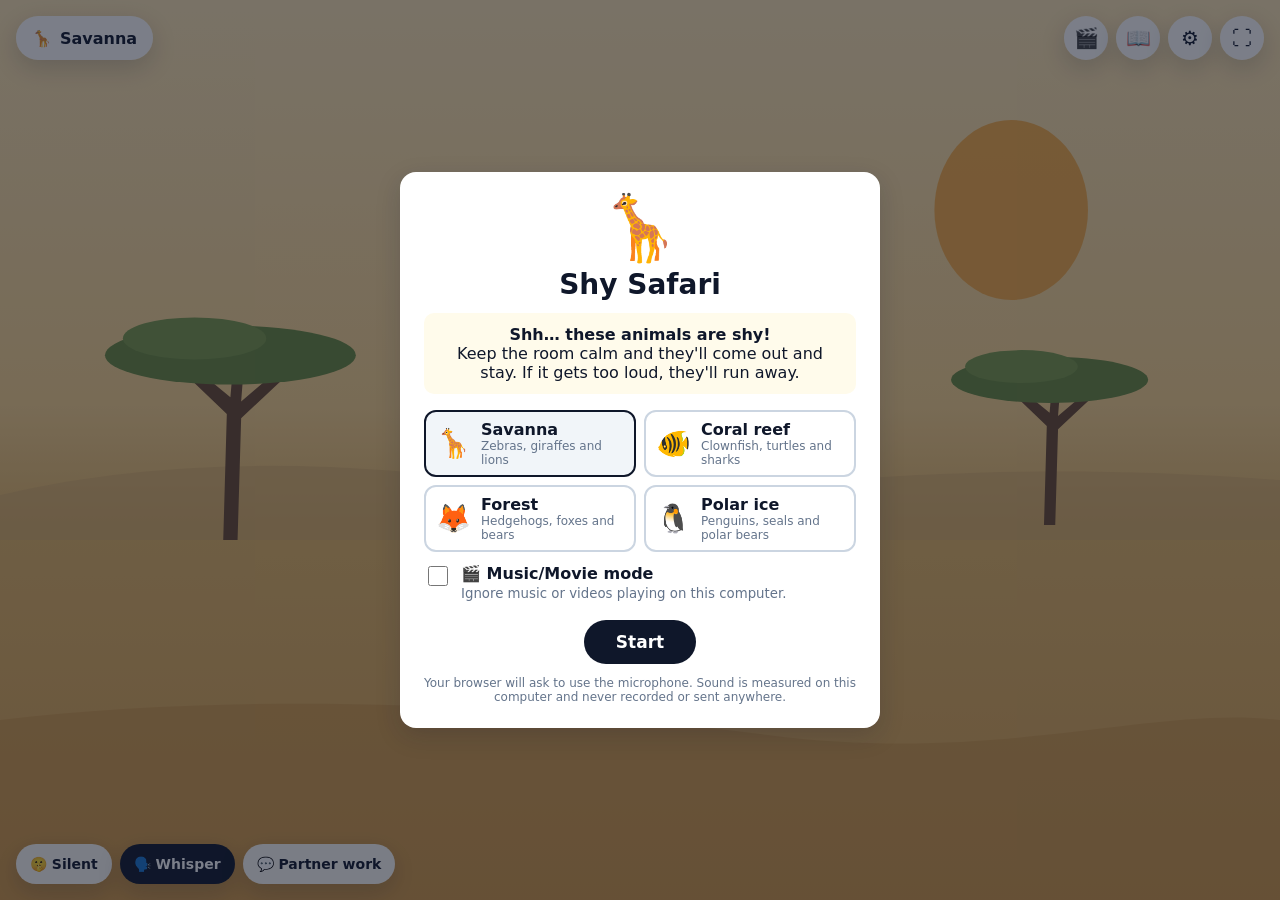
<file: shy-safari/index.html>
<!doctype html>
<html lang="en">
  <head>
    <meta charset="utf-8" />
    <meta name="viewport" content="width=device-width, initial-scale=1, viewport-fit=cover" />
    <title>Shy Safari</title>
    <meta
      name="description"
      content="A classroom noise monitor for the projector. Shy animals come out while the room stays calm. Music/Movie mode ignores what the computer is playing."
    />
    <link rel="icon" href="data:image/svg+xml,<svg xmlns='http://www.w3.org/2000/svg' viewBox='0 0 100 100'><text y='.9em' font-size='90'>🦒</text></svg>" />
    <link rel="stylesheet" href="./style.css" />
  </head>
  <body>
    <main id="app" data-scene="savanna">
      <div id="backdrop" aria-hidden="true"></div>
      <div id="stage" aria-live="polite"></div>
      <div id="haze" aria-hidden="true"></div>

      <!-- Top bar -->
      <div class="bar top">
        <div class="group">
          <button class="pill brand" id="sceneBtn" aria-haspopup="true" aria-expanded="false" title="Change scene">
            <span id="sceneIcon">🦒</span><span id="sceneName">Savanna</span>
          </button>
          <span class="pill status" id="movieBadge" hidden>🎬 Music/Movie mode</span>
          <span class="pill status" id="settlingBadge" hidden>Tuning out the speakers…</span>
        </div>
        <div class="group">
          <button class="round" id="movieBtn" title="Music/Movie mode" aria-label="Music/Movie mode">🎬</button>
          <button class="round" id="collectionBtn" title="Animals spotted" aria-label="Animals spotted">📖</button>
          <button class="round" id="settingsBtn" title="Settings" aria-label="Settings">⚙️</button>
          <button class="round" id="fullscreenBtn" title="Full screen" aria-label="Full screen">⛶</button>
        </div>
      </div>

      <!-- Bottom bar: volume goal -->
      <div class="bar bottom">
        <div class="group goals" role="radiogroup" aria-label="Volume goal">
          <button class="chip" data-goal="20" role="radio">🤫 Silent</button>
          <button class="chip" data-goal="38" role="radio">🗣️ Whisper</button>
          <button class="chip" data-goal="58" role="radio">💬 Partner work</button>
        </div>
        <div class="group">
          <div class="meter" id="meter" hidden aria-hidden="true">
            <div class="meter-fill" id="meterFill"></div>
            <div class="meter-goal" id="meterGoal"></div>
          </div>
        </div>
      </div>

      <!-- Scene menu -->
      <div class="menu" id="sceneMenu" hidden></div>

      <!-- Start screen -->
      <div class="overlay" id="start">
        <div class="card center">
          <div class="logo">🦒</div>
          <h1>Shy Safari</h1>
          <p class="note">
            <strong>Shh… these animals are shy!</strong><br />
            Keep the room calm and they'll come out and stay. If it gets too loud, they'll run away.
          </p>
          <div class="scene-pick" id="startScenes"></div>
          <label class="toggle-row">
            <input type="checkbox" id="startMovie" />
            <span>
              <strong>🎬 Music/Movie mode</strong><br />
              <small>Ignore music or videos playing on this computer.</small>
            </span>
          </label>
          <button class="primary" id="startBtn">Start</button>
          <p class="fine" id="startError">
            Your browser will ask to use the microphone. Sound is measured on this computer and never recorded or sent anywhere.
          </p>
        </div>
      </div>

      <!-- Music / Movie panel -->
      <aside class="drawer" id="moviePanel" hidden aria-labelledby="movieTitle">
        <header>
          <h2 id="movieTitle">🎬 Music/Movie mode</h2>
          <button class="close" data-close>Close</button>
        </header>
        <label class="toggle-row big">
          <input type="checkbox" id="movieToggle" />
          <span><strong>Ignore sound from this computer</strong></span>
        </label>
        <p class="status-line" id="aecStatus"></p>
        <p>
          The microphone switches to echo cancellation, so music or a movie coming out of your speakers
          is removed before it's measured. Only the class's voices count.
        </p>

        <h3>Play it here</h3>
        <p class="hint">Works best when the sound plays in this window. Playing something turns Music/Movie mode on.</p>
        <div class="player-controls">
          <label class="button">
            📁 Open a video or song
            <input type="file" id="fileInput" accept="audio/*,video/*" hidden />
          </label>
          <form id="ytForm" class="yt">
            <input type="url" id="ytUrl" placeholder="Paste a YouTube link" aria-label="YouTube link" />
            <button type="submit">Play</button>
          </form>
        </div>

        <details>
          <summary>Tips</summary>
          <ul>
            <li>Chrome and Edge also cancel sound from their other tabs, so a YouTube or Spotify tab in the same browser works too.</li>
            <li>Sound from other apps (a desktop music app, a DVD player) can't be fully removed. Play it in the browser instead.</li>
            <li>Keep the speakers at a normal level. Very loud speakers can leak through.</li>
            <li>Calibrate once in Music/Movie mode (Settings) for the most accurate goal.</li>
          </ul>
        </details>
      </aside>

      <!-- Floating player -->
      <div class="player" id="player" hidden>
        <div class="player-bar">
          <span id="playerTitle">Now playing</span>
          <div>
            <button id="playerSize" title="Bigger / smaller">⤢</button>
            <button id="playerClose" title="Stop and close">✕</button>
          </div>
        </div>
        <div class="player-body" id="playerBody"></div>
      </div>

      <!-- Settings panel -->
      <aside class="drawer" id="settingsPanel" hidden aria-labelledby="settingsTitle">
        <header>
          <h2 id="settingsTitle">Settings</h2>
          <button class="close" data-close>Close</button>
        </header>

        <h3>Volume goal</h3>
        <div class="live-meter">
          <div class="meter wide">
            <div class="meter-fill" id="liveFill"></div>
            <div class="meter-goal" id="liveGoal"></div>
          </div>
          <input type="range" id="goalRange" min="5" max="95" step="1" aria-label="Volume goal" />
        </div>
        <p class="hint">Only you see this. The bar is the room right now; the line is the goal.</p>
        <label class="toggle-row">
          <input type="checkbox" id="showMeter" />
          <span>Show the meter on screen</span>
        </label>

        <h3>New animals</h3>
        <div class="segmented" id="pace">
          <button data-pace="8">Relaxed</button>
          <button data-pace="5">Normal</button>
          <button data-pace="2">Lively</button>
        </div>
        <p class="hint">About one new animal every <input type="number" id="paceInput" min="0.5" max="60" step="0.5" /> minutes of calm.</p>

        <h3>When it gets too loud</h3>
        <div class="segmented" id="loudMode">
          <button data-mode="run">Animals run away</button>
          <button data-mode="pause">Pause the scene</button>
        </div>

        <h3>Calibrate</h3>
        <p class="hint">
          5 seconds of silence, then 5 seconds of normal talking. Saved separately for normal and Music/Movie mode
          (<span id="calMode">normal</span> now).
        </p>
        <button class="button" id="calibrateBtn">🎙️ Calibrate</button>
        <button class="link" id="calResetBtn">Reset</button>
        <p class="status-line" id="calStatus"></p>
      </aside>

      <!-- Collection panel -->
      <aside class="drawer" id="collectionPanel" hidden aria-labelledby="collectionTitle">
        <header>
          <h2 id="collectionTitle">Animals spotted</h2>
          <button class="close" data-close>Close</button>
        </header>
        <div id="collection"></div>
        <button class="link" id="collectionReset">Clear collection</button>
      </aside>

      <div class="toast" id="toast" role="status" hidden></div>
    </main>
    <script type="module" src="./js/app.js"></script>
  </body>
</html>
</file>
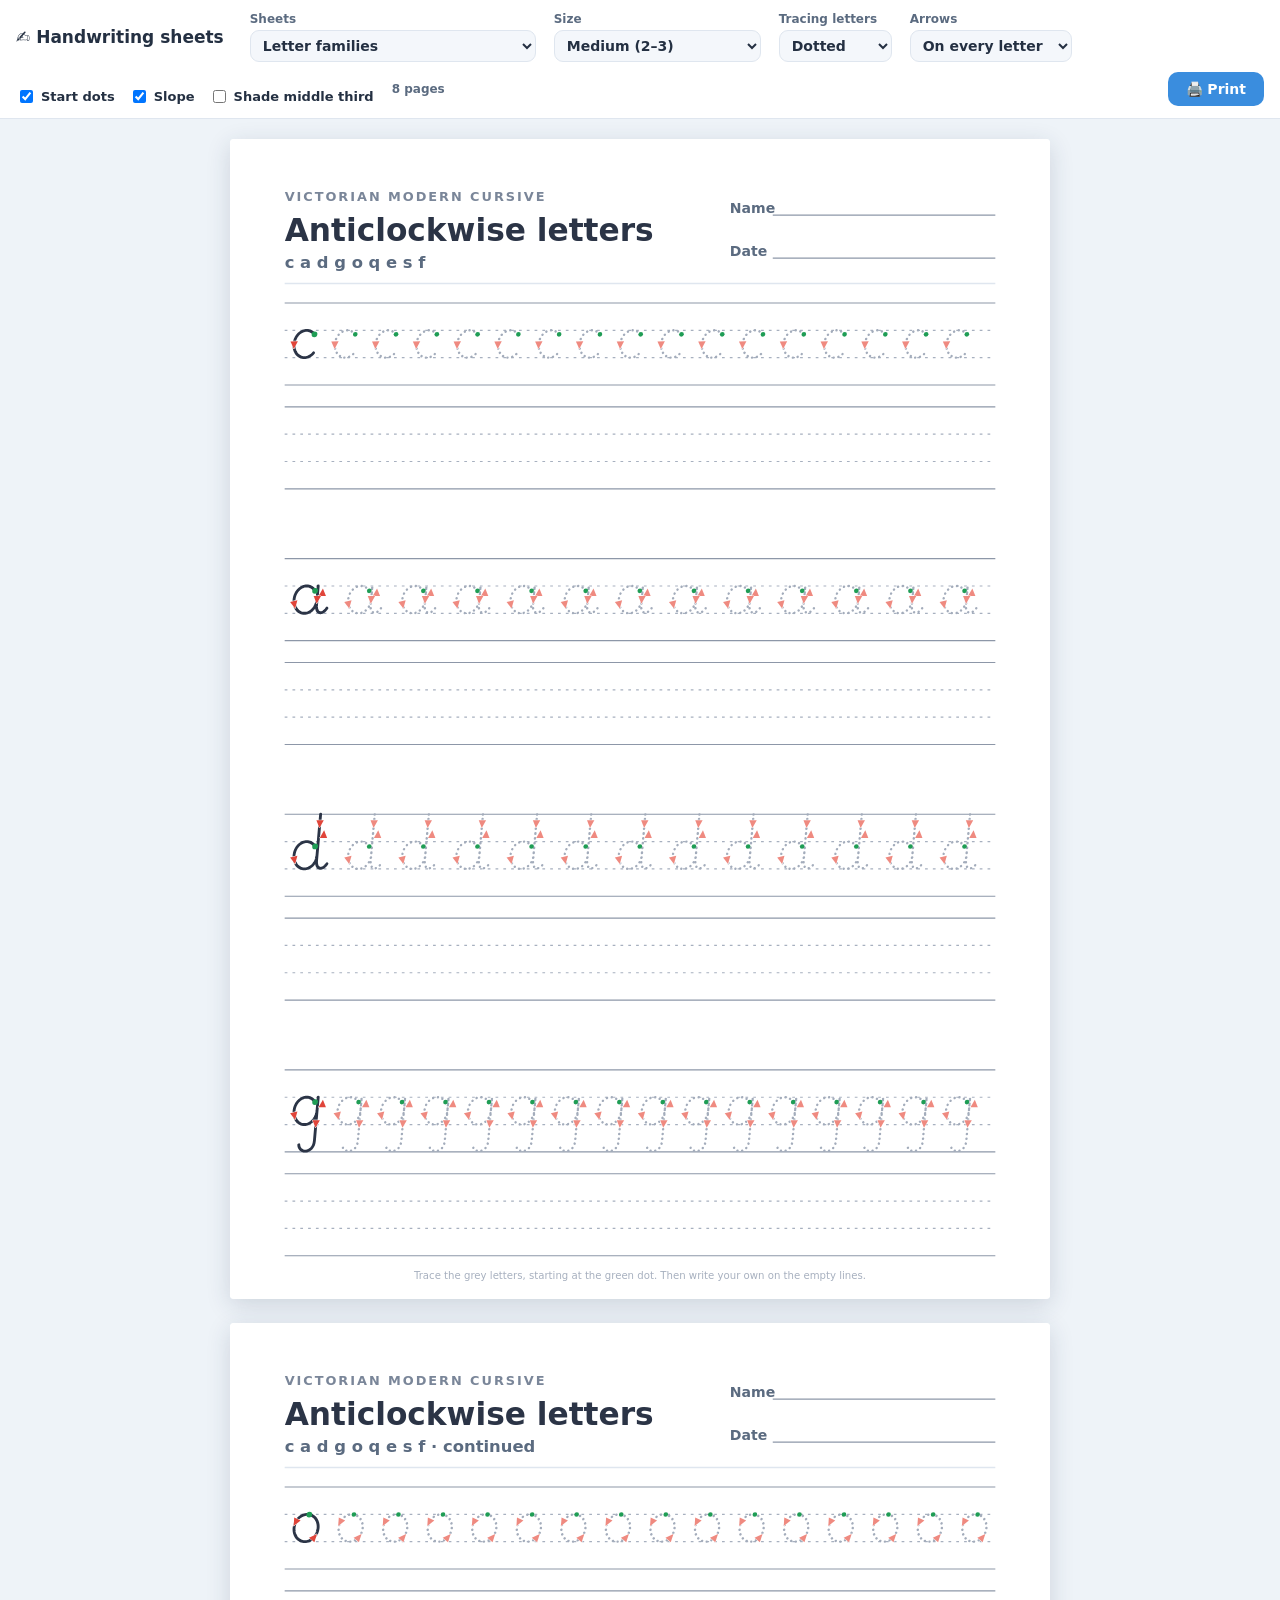
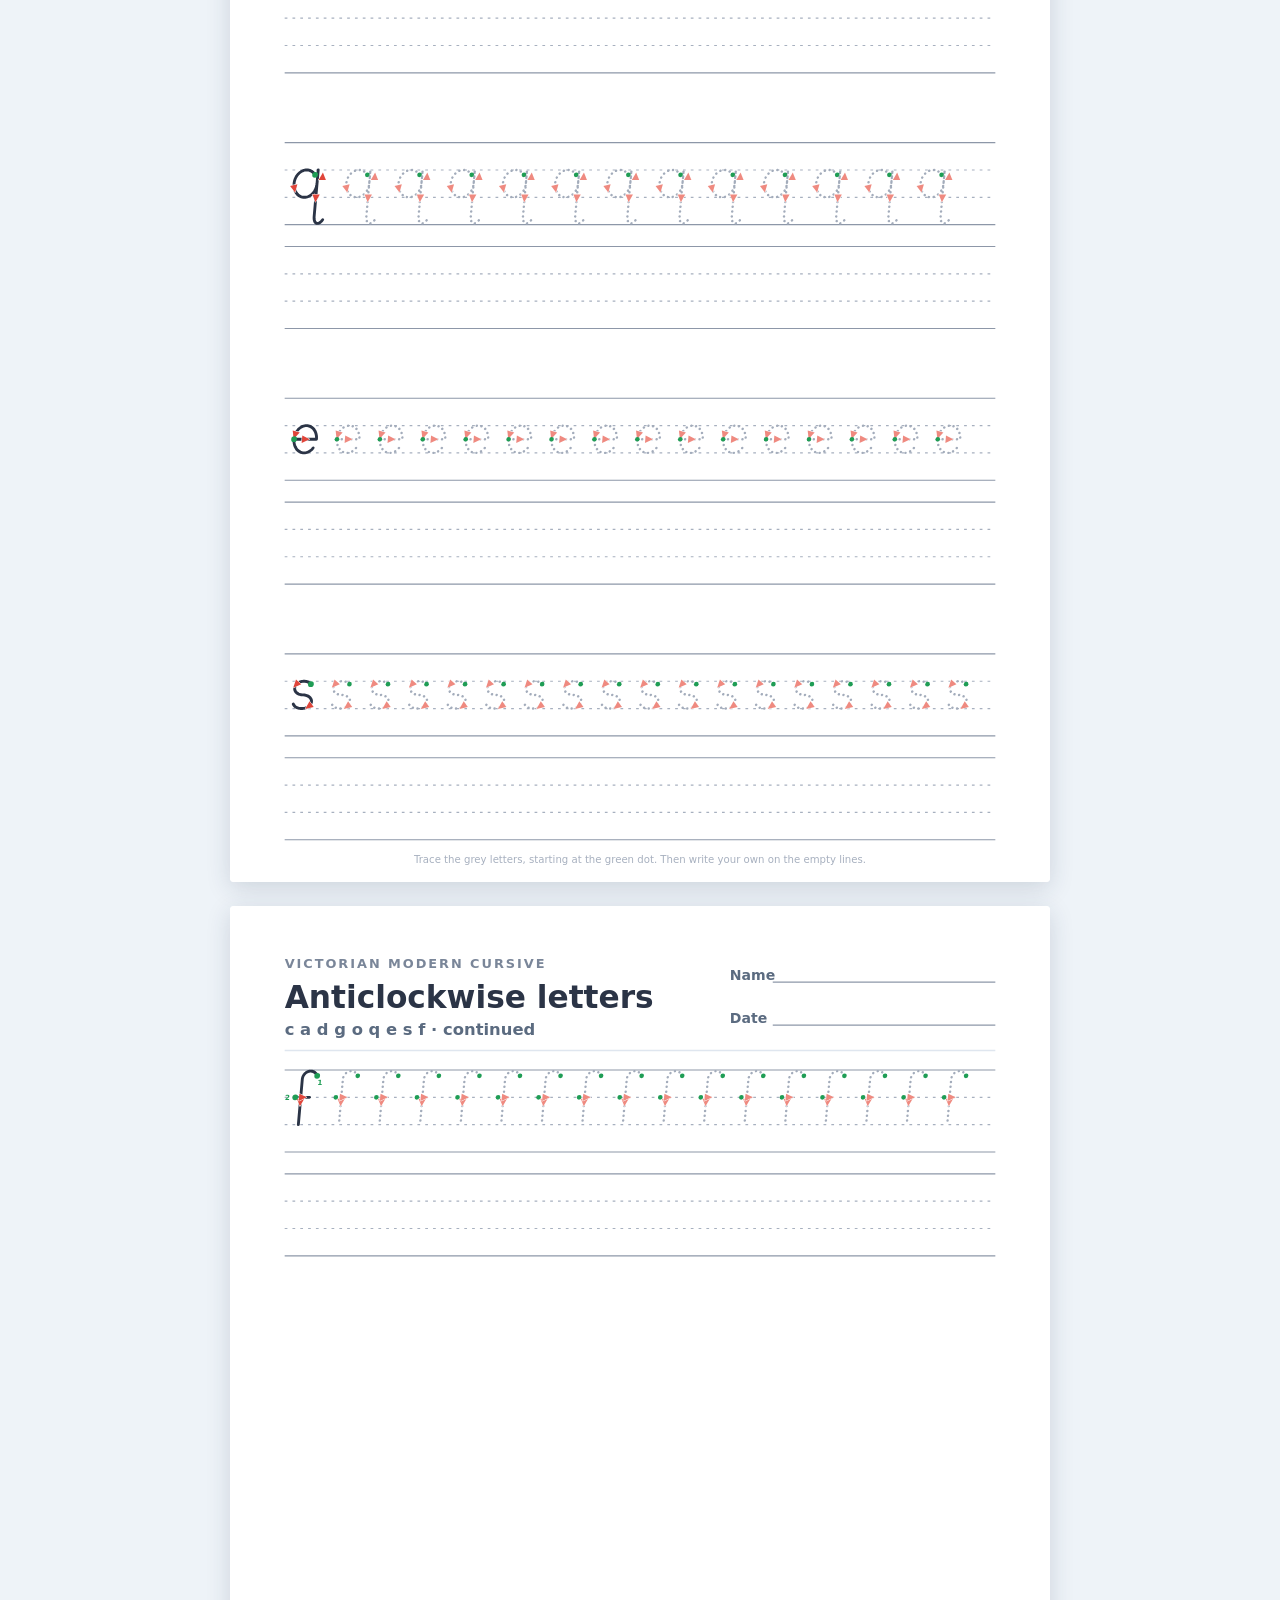
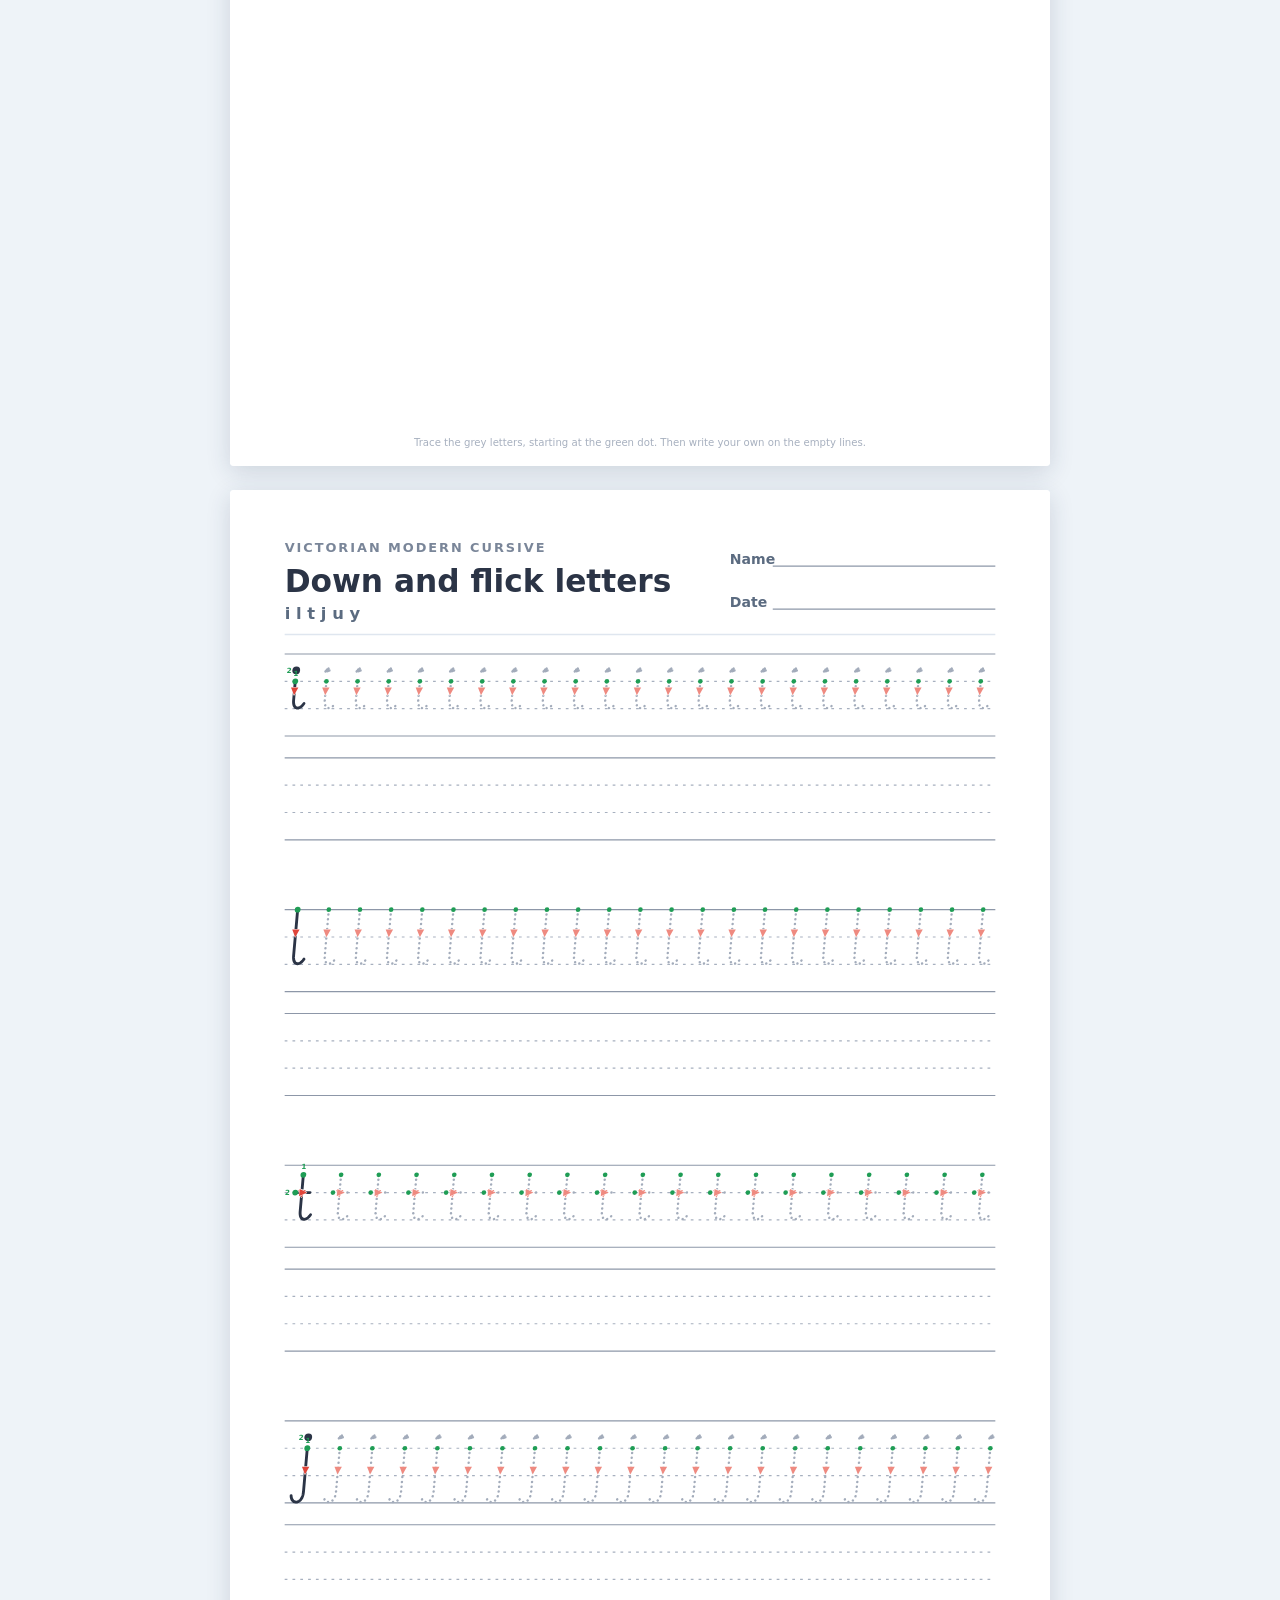
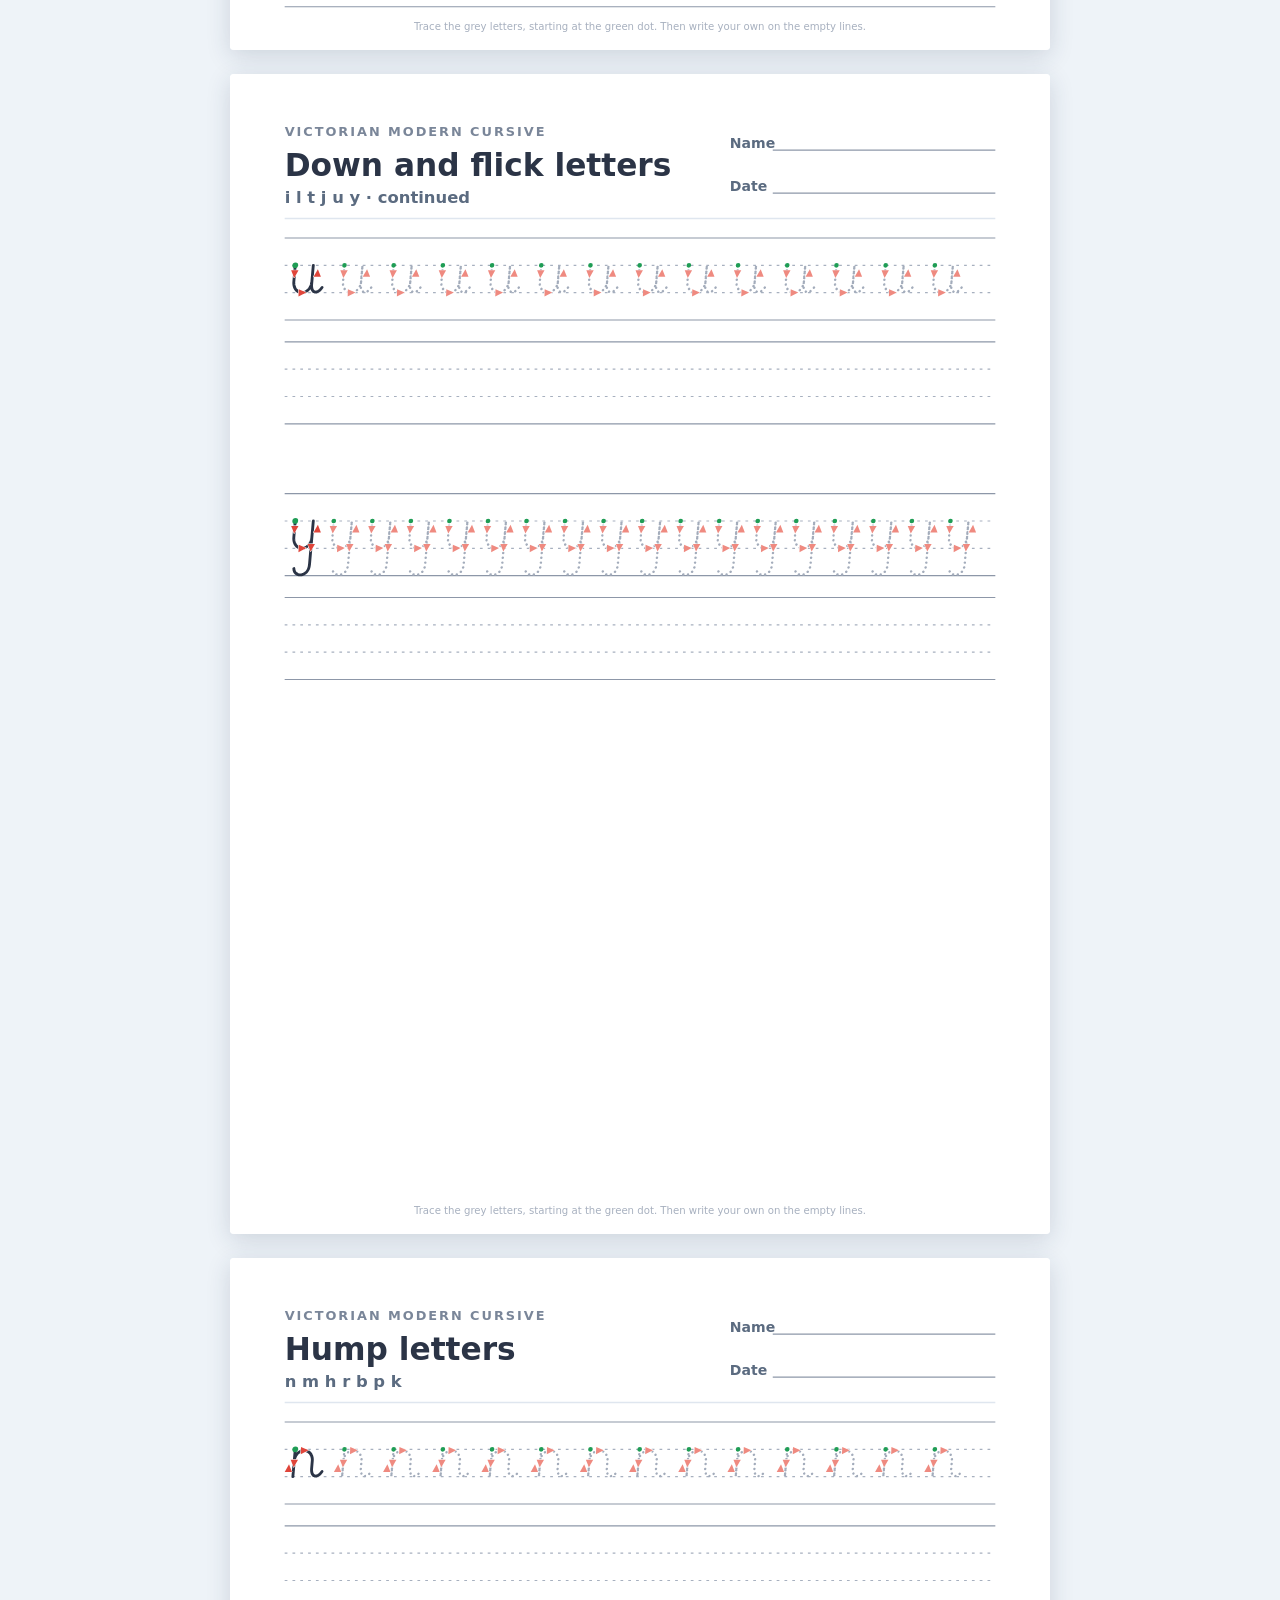
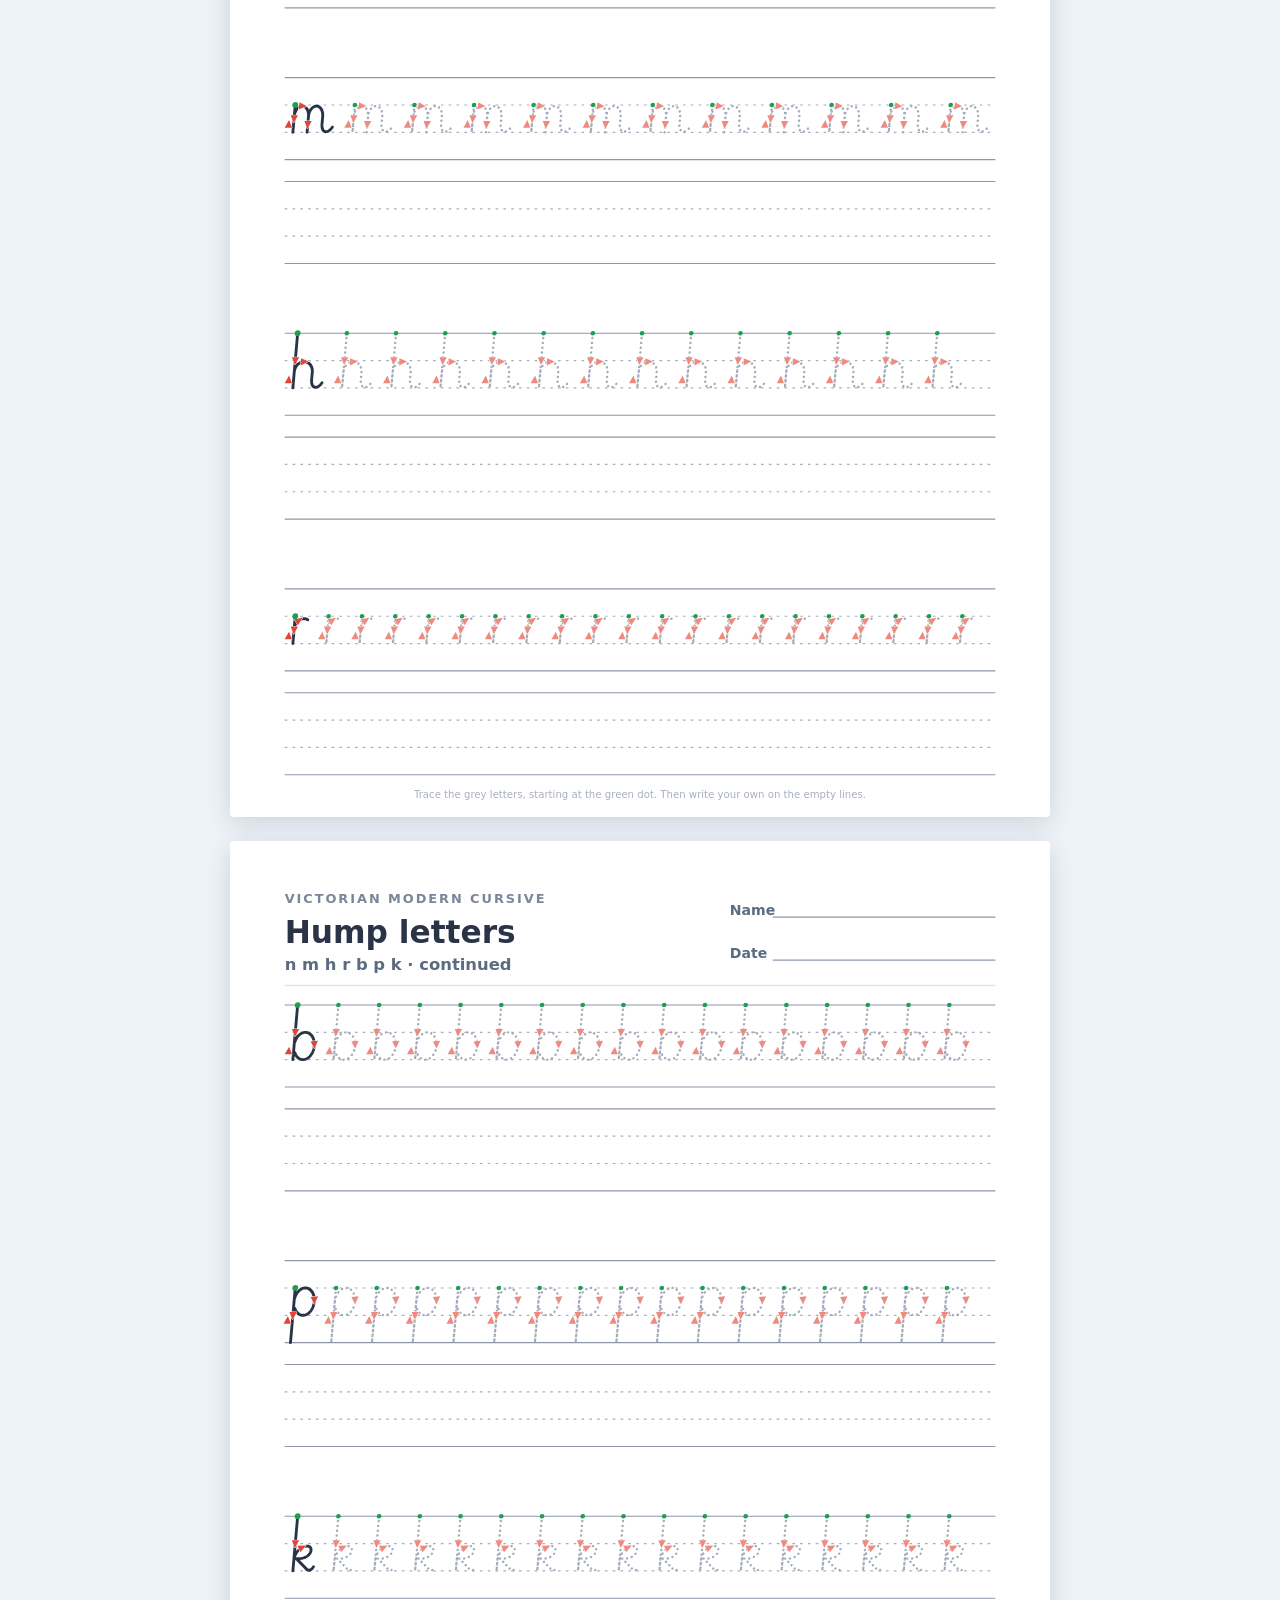
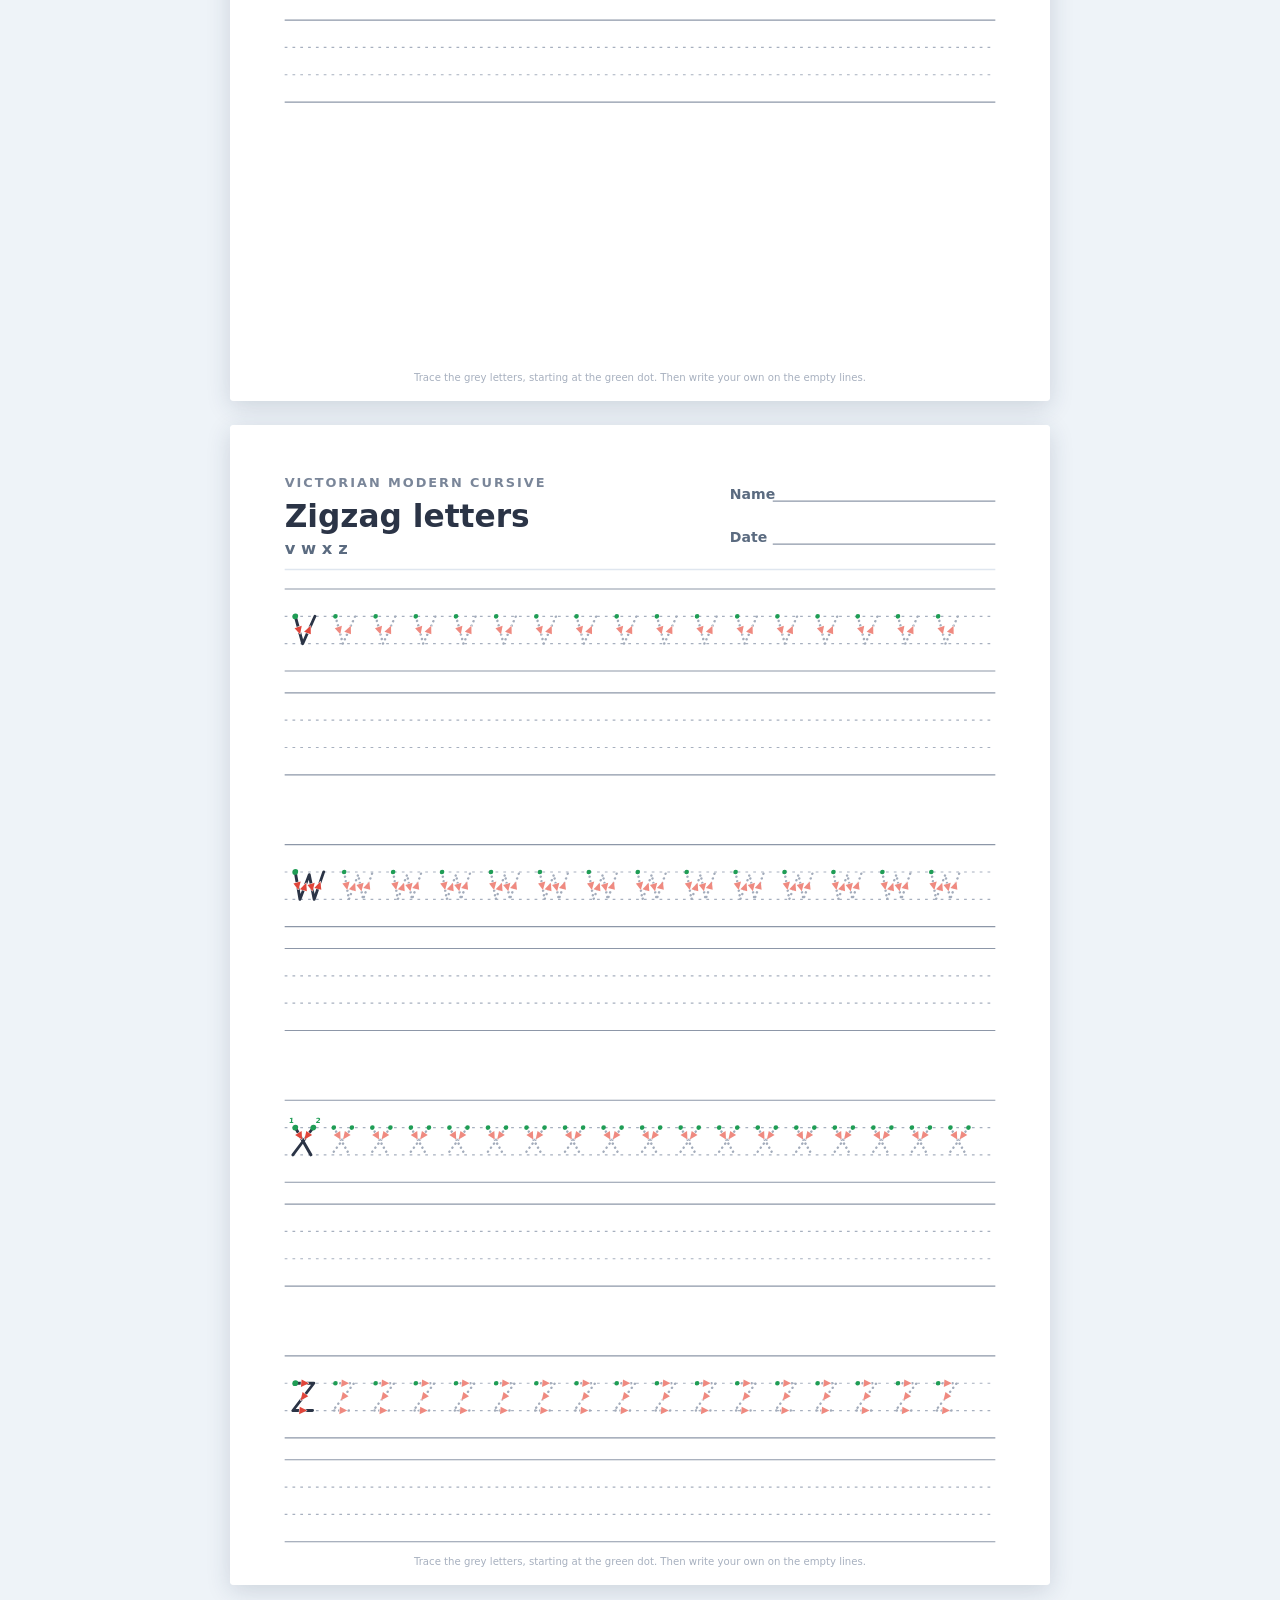
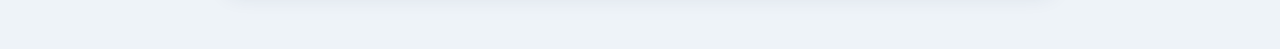
<file: handwriting.html>
<!doctype html>
<html lang="en-AU">
<!-- Handwriting sheets — printable Victorian Modern Cursive tracing + dotted thirds practice -->
<meta charset="utf-8">
<meta name="viewport" content="width=device-width, initial-scale=1">
<title>Handwriting Sheets</title>
<meta name="description" content="Printable Victorian Modern Cursive handwriting sheets: trace letters with direction arrows, then practise on dotted thirds.">
<style>
  :root{
    --bg:#eef3f8; --surface:#ffffff; --surface-2:#f4f7fb; --ink:#243042; --ink-soft:#5b6b80;
    --line:#dfe6ef; --accent:#3a8dde; --accent-ink:#ffffff;
    --font:'Nunito',system-ui,-apple-system,Segoe UI,Roboto,sans-serif;
  }
  @media (prefers-color-scheme: dark){
    :root:not([data-theme="light"]){
      --bg:#18202c; --surface:#223047; --surface-2:#1d293d; --ink:#eaf1fb; --ink-soft:#a9b9d0; --line:#33445f;
    }
  }
  *{box-sizing:border-box}
  body{margin:0;background:var(--bg);color:var(--ink);font-family:var(--font)}
  .controls{position:sticky;top:0;z-index:2;background:var(--surface);border-bottom:1px solid var(--line);
    padding:12px 16px;display:flex;flex-wrap:wrap;gap:10px 18px;align-items:flex-end}
  .controls h1{font-size:17px;margin:0 8px 0 0;font-weight:900;align-self:center}
  .field{display:flex;flex-direction:column;gap:4px;font-size:12px;font-weight:700;color:var(--ink-soft)}
  .field select,.field textarea{font:inherit;font-size:14px;font-weight:600;color:var(--ink);background:var(--surface-2);
    border:1px solid var(--line);border-radius:9px;padding:6px 8px}
  .field textarea{width:min(320px,80vw);height:58px;resize:vertical}
  .checks{display:flex;flex-wrap:wrap;gap:6px 14px;font-size:13px;font-weight:600}
  .checks label{display:flex;align-items:center;gap:5px;cursor:pointer}
  .print{margin-left:auto;font:inherit;font-weight:900;font-size:14px;border:none;border-radius:10px;
    padding:9px 18px;background:var(--accent);color:var(--accent-ink);cursor:pointer}
  .count{font-size:12px;color:var(--ink-soft);font-weight:700;align-self:center}
  #custom-wrap[hidden],#join-wrap[hidden]{display:none}
  #pages{padding:20px 16px 40px}
  svg.page{display:block;width:100%;max-width:820px;height:auto;margin:0 auto 24px;background:#fff;
    box-shadow:0 6px 24px rgba(28,48,80,.16);border-radius:4px}
  @page{size:A4;margin:0}
  @media print{
    .controls{display:none}
    body{background:#fff}
    #pages{padding:0}
    svg.page{width:210mm;height:296mm;max-width:none;margin:0;box-shadow:none;border-radius:0;break-after:page}
    svg.page:last-child{break-after:auto}
  }
</style>

<div class="controls">
  <h1>✍️ Handwriting sheets</h1>
  <label class="field">Sheets
    <select id="mode">
      <option value="families">Letter families</option>
      <option value="lower-page">Lowercase: one page per letter</option>
      <option value="lower-all">Lowercase a–z: one row each</option>
      <option value="upper-page">Capitals: one page per letter</option>
      <option value="upper-all">Capitals A–Z: one row each</option>
      <option value="digits">Numbers 0–9</option>
      <option value="joins">Joined: letter pairs</option>
      <option value="joined-words">Joined: words</option>
      <option value="custom">Your own letters or words</option>
    </select>
  </label>
  <label class="field" id="custom-wrap" hidden>One row per line
    <textarea id="custom">a c d
cat dog
Aa Bb Cc</textarea>
  </label>
  <label class="checks" id="join-wrap" hidden style="align-self:center"><input type="checkbox" id="join"> Join letters</label>
  <label class="field">Size
    <select id="size">
      <option value="9">Large (Foundation–1)</option>
      <option value="7" selected>Medium (2–3)</option>
      <option value="5.5">Small (4–6)</option>
    </select>
  </label>
  <label class="field">Tracing letters
    <select id="trace">
      <option value="dots">Dotted</option>
      <option value="grey">Pale grey</option>
    </select>
  </label>
  <label class="field">Arrows
    <select id="arrows">
      <option value="all">On every letter</option>
      <option value="model">First letter only</option>
      <option value="none">None</option>
    </select>
  </label>
  <div class="checks">
    <label><input type="checkbox" id="dots" checked> Start dots</label>
    <label><input type="checkbox" id="slant" checked> Slope</label>
    <label><input type="checkbox" id="shade"> Shade middle third</label>
  </div>
  <span class="count" id="count"></span>
  <button class="print" onclick="window.print()">🖨️ Print</button>
</div>
<div id="pages"></div>

<script>
/* ===== Letter shapes =====
   Each glyph is drawn in units on a dotted-thirds grid: y 0 = top line,
   10 = middle, 20 = baseline, 30 = descender line. A glyph is a list of strokes
   (pen down to pen up), each a list of segments; arrows sit on segments, so the
   direction shown is the order the points are drawn in. */
const RAD = Math.PI/180;
const seg = (pts, o={}) => ({pts, ...o});
const L = (x1,y1,x2,y2,o) => seg([[x1,y1],[x2,y2]], o);
// ellipse arc, angles in degrees, 0 = right, 90 = top; a0→a1 increasing goes anticlockwise
function A(cx,cy,rx,ry,a0,a1,o){
  const n = Math.max(2, Math.ceil(Math.abs(a1-a0)/5)), pts = [];
  for(let i=0;i<=n;i++){ const a=(a0+(a1-a0)*i/n)*RAD; pts.push([cx+rx*Math.cos(a), cy-ry*Math.sin(a)]); }
  return seg(pts, o);
}
function B(p0,p1,p2,p3,o){
  const pts = [];
  for(let i=0;i<=16;i++){
    const t=i/16, u=1-t, k=[u*u*u, 3*u*u*t, 3*u*t*t, t*t*t];
    pts.push([0,1].map(j => k[0]*p0[j]+k[1]*p1[j]+k[2]*p2[j]+k[3]*p3[j]));
  }
  return seg(pts, o);
}
const NO = {arrow:false};
const UP_L = {off:[-1.8,0]}, UP_R = {off:[1.8,0]};   // retraced strokes: arrow beside the line
const flick = (x, y=17) => B([x,y],[x,y+3.3],[x+2.4,y+3.7],[x+3.9,y+1.1], NO);   // exit flick
const hookL = (x, y, to) => B([x,y],[x,y+4.6],[to,y+4.8],[to-0.4,y+1.4], NO);    // descender curling left
const dot = (x,y) => ({dot:[x,y]});

// the a/d/g/q bowl: start top right, round anticlockwise, back up to the middle line
const bowl = () => A(4.4,15,4.2,5,40,360);
const GLYPHS = {
  a:[[bowl(), L(8.6,15,8.6,10,UP_R), L(8.6,10,8.6,17,{arrow:.7}), flick(8.6)]],
  b:[[L(.6,0,.6,20), L(.6,20,.6,13.7,UP_L), A(4.3,15,3.7,5,165,-150)]],
  c:[[A(4.4,15,4.2,5,45,320)]],
  d:[[bowl(), L(8.6,15,8.6,0,UP_R), L(8.6,0,8.6,17,{arrow:.2}), flick(8.6)]],
  e:[[L(.6,15,8.8,15), A(4.7,15,4.1,5,0,320)]],
  f:[[A(4.2,3.4,2.8,3,25,180,NO), L(1.4,3.4,1.4,20)], [L(-.6,10,4.6,10)]],
  g:[[bowl(), L(8.6,15,8.6,10,UP_R), L(8.6,10,8.6,26,{arrow:.6}), hookL(8.6,26,3.4)]],
  h:[[L(.6,0,.6,20), L(.6,20,.6,14.2,UP_L), A(3.9,14.2,3.3,3.8,180,0), L(7.2,14.2,7.2,17,NO), flick(7.2)]],
  i:[[L(1,10,1,17), flick(1)], [dot(1,6)]],
  j:[[L(3.4,10,3.4,26), hookL(3.4,26,-.6)], [dot(3.4,6)]],
  k:[[L(.6,0,.6,20), L(.6,20,.6,15.6,NO), B([.6,15.6],[1.4,10.2],[7.4,9.6],[6.5,13.1]),
      B([6.5,13.1],[5.9,15.1],[3.2,15.7],[1.5,15.5],NO), L(1.5,15.5,5.4,19.2,NO), B([5.4,19.2],[6.1,20.1],[7.2,20],[8,18.5],NO)]],
  l:[[L(1,0,1,17), flick(1)]],
  m:[[L(.6,10,.6,20), L(.6,20,.6,14.2,UP_L), A(3.2,14.2,2.6,3.8,180,0), L(5.8,14.2,5.8,20),
      L(5.8,20,5.8,14.2,NO), A(8.4,14.2,2.6,3.8,180,0,NO), L(11,14.2,11,17,NO), flick(11)]],
  n:[[L(.6,10,.6,20), L(.6,20,.6,14.2,UP_L), A(3.9,14.2,3.3,3.8,180,0), L(7.2,14.2,7.2,17,NO), flick(7.2)]],
  o:[[A(4.6,15,4.4,5,80,440,{arrow:[.2,.65]})]],
  p:[[L(.6,10,.6,30), L(.6,30,.6,13.7,UP_L), A(4.3,15,3.7,5,165,-150)]],
  q:[[bowl(), L(8.6,15,8.6,10,UP_R), L(8.6,10,8.6,27,{arrow:.6}), B([8.6,27],[8.6,30],[10.6,30.3],[11.8,28.2],NO)]],
  r:[[L(.6,10,.6,20), L(.6,20,.6,14.5,UP_L), A(3.8,14.5,3.2,3.6,180,62)]],
  s:[[A(4,12.5,3.2,2.5,35,270), A(4,17.5,3.4,2.5,90,-160)]],
  t:[[L(1.6,3.5,1.6,17), flick(1.6)], [L(-.8,10,4.6,10)]],
  u:[[L(.6,10,.6,16), A(3.9,16,3.3,4,180,360), L(7.2,16,7.2,10,UP_R), L(7.2,10,7.2,17,NO), flick(7.2)]],
  v:[[L(0,10,3.6,20), L(3.6,20,7.2,10)]],
  w:[[L(0,10,2.6,20), L(2.6,20,5.2,11), L(5.2,11,7.8,20), L(7.8,20,10.4,10)]],
  x:[[L(.4,10,7,20,{arrow:.3})], [L(7,10,.4,20,{arrow:.3})]],
  y:[[L(.6,10,.6,16), A(3.9,16,3.3,4,180,360), L(7.2,16,7.2,10,UP_R), L(7.2,10,7.2,26,{arrow:.6}), hookL(7.2,26,2)]],
  z:[[L(.4,10,7.2,10), L(7.2,10,.4,20), L(.4,20,7.6,20)]],

  A:[[L(5,0,0,20)], [L(5,0,10,20)], [L(2.2,12.5,7.8,12.5)]],
  B:[[L(.6,0,.6,20)], [L(.6,0,4,0,NO), A(4,4.75,3.6,4.75,90,-90), L(4,9.5,.6,9.5,NO), L(.6,9.5,4.4,9.5,NO), A(4.4,14.75,4.2,5.25,90,-90), L(4.4,20,.6,20,NO)]],
  C:[[A(6,10,5.8,10,45,315)]],
  D:[[L(.6,0,.6,20)], [L(.6,0,3,0,NO), A(3,10,6.6,10,90,-90), L(3,20,.6,20,NO)]],
  E:[[L(.6,0,.6,20)], [L(.6,0,8,0)], [L(.6,10,7,10)], [L(.6,20,8.4,20)]],
  F:[[L(.6,0,.6,20)], [L(.6,0,8,0)], [L(.6,10,7,10)]],
  G:[[A(6,10,5.8,10,45,340), L(11.45,13.4,11.45,11,NO), L(11.45,11,7.4,11,NO)]],
  H:[[L(.6,0,.6,20)], [L(9,0,9,20)], [L(.6,10,9,10)]],
  I:[[L(1,0,1,20)]],
  J:[[L(7,0,7,14), A(3.8,14,3.2,6,360,180)]],
  K:[[L(.6,0,.6,20)], [L(8.4,0,.6,11), L(.6,11,8.8,20)]],
  L:[[L(.6,0,.6,20), L(.6,20,8,20)]],
  M:[[L(.6,0,.6,20)], [L(.6,0,6,14), L(6,14,11.4,0), L(11.4,0,11.4,20)]],
  N:[[L(.6,0,.6,20)], [L(.6,0,9.4,20), L(9.4,20,9.4,0)]],
  O:[[A(6,10,5.8,10,90,450,{arrow:[.2,.65]})]],
  P:[[L(.6,0,.6,20)], [L(.6,0,4,0,NO), A(4,5.25,4.2,5.25,90,-90), L(4,10.5,.6,10.5,NO)]],
  Q:[[A(6,10,5.8,10,90,450,{arrow:[.2,.65]})], [L(6.8,14.5,11.4,21)]],
  R:[[L(.6,0,.6,20)], [L(.6,0,4,0,NO), A(4,5.25,4.2,5.25,90,-90), L(4,10.5,.6,10.5,NO), L(3.6,10.5,9,20)]],
  S:[[A(5.4,5,4.4,5,35,270), A(5.4,15,4.8,5,90,-155)]],
  T:[[L(5,0,5,20)], [L(0,0,10,0)]],
  U:[[L(.6,0,.6,14), A(5,14,4.4,6,180,360), L(9.4,14,9.4,0,NO)]],
  V:[[L(0,0,5,20), L(5,20,10,0)]],
  W:[[L(0,0,3.5,20), L(3.5,20,7,4), L(7,4,10.5,20), L(10.5,20,14,0)]],
  X:[[L(.6,0,9.4,20,{arrow:.3})], [L(9.4,0,.6,20,{arrow:.3})]],
  Y:[[L(0,0,5,10)], [L(10,0,5,10), L(5,10,5,20)]],
  Z:[[L(.6,0,9.4,0), L(9.4,0,.6,20), L(.6,20,10,20)]],

  0:[[A(4.6,10,4.4,10,90,450,{arrow:[.2,.65]})]],
  1:[[L(.6,3.4,3.4,0,NO), L(3.4,0,3.4,20)]],
  2:[[A(4.5,4.6,4.1,4.6,150,-20), L(8.35,6.17,.4,20), L(.4,20,9,20,NO)]],
  3:[[A(4.4,4.8,3.9,4.8,150,-90), A(4.4,14.8,4.5,5.2,90,-150)]],
  4:[[L(5.4,0,.4,13), L(.4,13,9.6,13)], [L(7.4,5.5,7.4,20)]],
  5:[[L(1,0,.9,9.8), A(4.4,13.8,4.6,6.2,140,-150)], [L(1,0,8.4,0)]],
  6:[[A(5.1,15,4.6,15,62,180), A(4.85,15,4.35,5,180,520,NO)]],
  7:[[L(.4,0,9,0), L(9,0,3,20)]],
  8:[[A(4.5,4.8,3.8,4.8,30,270), A(4.5,14.8,4.5,5.2,90,-270), A(4.5,4.8,3.8,4.8,-90,30,NO)]],
  9:[[A(4.4,5,4.2,5,10,370), L(8.6,5,8.6,20)]],
};

/* VMC joins, taught in groups: diagonal joins leave from the baseline flick,
   horizontal joins leave from the top of o r v w. */
const JOIN_GROUPS = [
  ['Diagonal joins', ['in un', 'an im', 'ar ay']],
  ['Diagonal joins to tall letters', ['il al', 'el ch', 'ck ut']],
  ['Diagonal joins over the top', ['ia ic', 'id ug', 'ho is']],
  ['Diagonal joins to e', ['ie ue', 'le he', 'ce me']],
  ['Horizontal joins', ['on om', 'ri vi', 'wi oy']],
  ['Horizontal joins to tall letters', ['ol oh', 'ok wh', 'ob rt']],
  ['Horizontal joins over the top', ['oa oc', 'od wa', 'ro oo']],
  ['Horizontal joins to e', ['oe re', 've we', 'one were']],
];
const JOINED_WORDS = ['the and', 'can will', 'come here', 'look down', 'went into', 'all little',
  'make like', 'have some', 'what when', 'then them', 'one two', 'help me'];

const FAMILIES = [
  ['Anticlockwise letters', 'cadgoqesf'],
  ['Down and flick letters', 'iltjuy'],
  ['Hump letters', 'nmhrbpk'],
  ['Zigzag letters', 'vwxz'],
];

/* ===== Drawing ===== */
const r = n => Math.round(n*100)/100;
const INK = '#2b3446', TRACE = '#a3acbb', ARROW = '#e0453a', ARROW_SOFT = '#ef8a80', START = '#1f9d55';

const G = ch => typeof ch === 'string' ? GLYPHS[ch] : ch;

function bounds(ch){
  const g = G(ch);
  let lo=Infinity, hi=-Infinity;
  for(const st of g) for(const s of st){ for(const p of (s.dot ? [s.dot] : s.pts)){ lo=Math.min(lo,p[0]); hi=Math.max(hi,p[0]); } }
  return [lo, hi];
}

// point and direction a fraction of the way along a polyline
function along(pts, t){
  let total = 0; const lens = [];
  for(let i=1;i<pts.length;i++){ const l=Math.hypot(pts[i][0]-pts[i-1][0], pts[i][1]-pts[i-1][1]); lens.push(l); total+=l; }
  let want = total*t;
  for(let i=0;i<lens.length;i++){
    if(want <= lens[i] || i===lens.length-1){
      const k = lens[i] ? Math.min(1, want/lens[i]) : 0, a=pts[i], b=pts[i+1];
      return {total, p:[a[0]+(b[0]-a[0])*k, a[1]+(b[1]-a[1])*k], d:[(b[0]-a[0])/(lens[i]||1), (b[1]-a[1])/(lens[i]||1)]};
    }
    want -= lens[i];
  }
}

function arrowHead(s){
  const ts = Array.isArray(s.arrow) ? s.arrow : [typeof s.arrow==='number' ? s.arrow : .5];
  return ts.map(t => {
    const {total, p, d} = along(s.pts, t);
    if(total < 3.5) return '';
    const off = s.off || [0,0], x = p[0]+off[0], y = p[1]+off[1], n = [-d[1], d[0]];
    const tip = [x+d[0]*1.6, y+d[1]*1.6], b1 = [x-d[0]*1.2+n[0]*1.35, y-d[1]*1.2+n[1]*1.35], b2 = [x-d[0]*1.2-n[0]*1.35, y-d[1]*1.2-n[1]*1.35];
    return `<path d="M${r(tip[0])} ${r(tip[1])}L${r(b1[0])} ${r(b1[1])}L${r(b2[0])} ${r(b2[1])}Z"/>`;
  }).join('');
}

// one glyph in its own units. kind: 'model' (solid ink) or 'trace'
function glyphSVG(ch, kind, o){
  const g = G(ch); if(!g) return '';
  const model = kind === 'model', col = model ? INK : TRACE;
  const dash = !model && o.trace === 'dots';
  let ink = '', arrows = '', starts = '';
  const labels = [], label = (x, y, away, n) => {   // nudge sideways off any label already placed
    while(labels.some(([lx,ly]) => Math.hypot(lx-x, ly-y) < 2.6)) x += away < 0 ? -2.4 : 2.4;
    labels.push([x,y]); starts += `<text x="${r(x)}" y="${r(y)}">${n}</text>`;
  };
  g.forEach((st, i) => {
    const num = g.length > 1 && model && o.dots && !g.word;
    if(st[0].dot){
      const [x,y] = st[0].dot;
      ink += `<circle cx="${x}" cy="${y}" r="${dash ? .75 : .9}" fill="${col}"/>`;
      if(num) label(x-2.6, y, -1, i+1);
      return;
    }
    const pts = st.flatMap(s => s.pts);
    ink += `<path d="M${pts.map(p => r(p[0])+' '+r(p[1])).join('L')}"/>`;
    if(o.showArrows) for(const s of st) if(s.arrow !== false) arrows += arrowHead(s);
    if(o.dots){
      const [x,y] = pts[0], {d} = along(st[0].pts, 0);
      starts += `<circle cx="${r(x)}" cy="${r(y)}" r="${model ? 1.05 : .85}"/>`;
      // the stroke number sits just behind where the pen sets off
      if(num) label(x-d[0]*2.9, y-d[1]*2.9, -d[0], i+1);
    }
  });
  return `<g fill="none" stroke="${col}" stroke-width="${model ? 1.05 : dash ? .9 : 1}" stroke-linecap="round" stroke-linejoin="round"`
    + (dash ? ` stroke-dasharray="0.01 1.75"` : '') + `>${ink}</g>`
    + (arrows ? `<g fill="${model ? ARROW : ARROW_SOFT}" stroke="#fff" stroke-width=".35" stroke-linejoin="round" paint-order="stroke">${arrows}</g>` : '')
    + (starts ? `<g fill="${START}" font-size="2.6" font-weight="800" font-family="system-ui,sans-serif" text-anchor="middle" dominant-baseline="central">${starts}</g>` : '');
}

// place a glyph: x in mm, top = row top in mm, Z = height of one third in mm
function placeGlyph(ch, x, top, Z, kind, o){
  const [lo] = bounds(ch), s = Z/10;
  const skew = o.slant ? ' translate(0 20) skewX(-5) translate(0 -20)' : '';
  return `<g transform="translate(${r(x)} ${r(top)}) scale(${r(s)})${skew} translate(${r(-lo)} 0)">${glyphSVG(ch, kind, o)}</g>`;
}
const advance = ch => { const [lo,hi] = bounds(ch); return hi - lo; };   // in units

/* ===== Joined writing =====
   A word becomes one glyph: each letter's main stroke is linked to the next
   letter's start by a join stroke, and dots, crossbars and second strokes are
   added after the word, the way they're written. Letters outside these two
   sets (b f g j p q s x y z, capitals) end with a pen lift. */
const JOIN_DIAGONAL = 'acdehiklmntu', JOIN_HORIZONTAL = 'orvw';
const shift = (st, dx) => st.map(s => s.dot ? {...s, dot:[s.dot[0]+dx, s.dot[1]]} : {...s, pts: s.pts.map(([x,y]) => [x+dx, y])});

function joinWord(word){
  const main = [], lifts = [];
  let cur = null, prev = null;
  for(const c of [...word].filter(c => GLYPHS[c])){
    const g = GLYPHS[c], [lo, hi] = bounds(c), first = g[0], S = first[0].pts[0];
    let dx;
    if(prev && /[a-z]/.test(c) && (JOIN_DIAGONAL + JOIN_HORIZONTAL).includes(prev.c)){
      const E = prev.end, flat = JOIN_HORIZONTAL.includes(prev.c);
      // where the join lands decides its shape: the middle line, up a tall letter,
      // over the top of an anticlockwise letter, or into the bar of e
      const kind = 'acdgoqs'.includes(c) ? 'over' : c === 'e' ? 'e' : S[1] < 9 ? 'tall' : 'top';
      const span = {top:4, tall:3.2, over:0, e:3.4}[kind];
      dx = Math.max(E[0] + span - S[0], E[0] + 2.2 - lo, prev.right + 1.6 - lo);
      const to = [S[0]+dx, S[1]], d = flat ? [1,0] : prev.dir, reach = kind === 'over' && !flat ? 4 : 2;
      const k = {top:[-1.5, flat ? -.2 : 1.5], tall:[-.8,4], over:[-3.4,-1.4], e: flat ? [-2,-.6] : [-1.8,.4]}[kind];
      // in a word the arrows go on the joins; the letters keep theirs only on the first one
      cur.push(B(E, [E[0]+d[0]*reach, E[1]+d[1]*reach], [to[0]+k[0], to[1]+k[1]], to, {arrow:.45}),
        ...shift(first, dx).map(s => ({...s, arrow:false})));
    } else {
      dx = prev ? prev.right + 2.5 - lo : -lo;
      cur = prev ? shift(first, dx).map(s => ({...s, arrow:false})) : shift(first, dx);
      main.push(cur);
    }
    for(const st of g.slice(1)) lifts.push(shift(st, dx));
    const pts = cur[cur.length-1].pts, end = pts[pts.length-1], before = pts[pts.length-2];
    const len = Math.hypot(end[0]-before[0], end[1]-before[1]) || 1;
    prev = {c, end, dir:[(end[0]-before[0])/len, (end[1]-before[1])/len], right: hi + dx};
  }
  const g = [...main, ...lifts]; g.word = true;
  return g;
}

function guides(x0, x1, top, Z, o){
  const solid = `stroke="#8d97a8" stroke-width="0.3"`, dotted = `stroke="#a7b0bf" stroke-width="0.3" stroke-dasharray="0.7 1.3"`;
  let s = o.shade ? `<rect x="${x0}" y="${r(top+Z)}" width="${x1-x0}" height="${Z}" fill="#eef3fb"/>` : '';
  [solid, dotted, dotted, solid].forEach((st, i) => { const y = r(top+Z*i); s += `<line x1="${x0}" y1="${y}" x2="${x1}" y2="${y}" ${st}/>`; });
  return s;
}

// a trace row: the unit (letter or word) repeated to fill the row, the first one solid as a model
function traceRow(unit, x0, x1, top, Z, o){
  const s = Z/10, words = unit.trim().split(/\s+/).map(w => [...w].filter(c => GLYPHS[c]))
    .map(w => o.joined && w.length > 1 ? [joinWord(w.join(''))] : w);
  const single = words.length === 1 && words[0].length === 1;
  const letterGap = single ? 4.5 : 2.2, wordGap = o.joined ? 11 : 7.5;
  let x = x0 + 3*s, out = '', placed = 0;
  for(let rep=0; rep<40; rep++){
    for(const w of words){
      if(!w.length) continue;
      const width = w.reduce((t,c) => t + advance(c), 0) + letterGap*(w.length-1);
      if(x + width*s > x1 - 2*s && placed) return out;
      const kind = rep === 0 ? 'model' : 'trace';   // each word is modelled once
      const opt = {...o, showArrows: o.arrows === 'all' || (o.arrows === 'model' && rep === 0)};
      for(const c of w){ out += placeGlyph(c, x, top, Z, kind, opt); x += (advance(c) + letterGap)*s; }
      x += (wordGap - letterGap)*s; placed++;
    }
  }
  return out;
}

/* ===== Pages ===== */
const W = 210, H = 297, MX = 14, TOP = 42, BOTTOM = 286;

function header(sheet, o){
  let s = `<text x="${MX}" y="16" font-size="3.3" font-weight="800" fill="#7a8699" letter-spacing="0.5">VICTORIAN MODERN CURSIVE</text>`
    + `<text x="${MX}" y="26" font-size="${r(Math.min(8, 195/sheet.title.length))}" font-weight="900" fill="${INK}">${esc(sheet.title)}</text>`;
  if(sheet.sub) s += `<text x="${MX}" y="33" font-size="4.2" font-weight="700" fill="#5b6b80">${esc(sheet.sub)}</text>`;
  const nx = sheet.big ? 112 : 128, ne = sheet.big ? 170 : 196;
  s += `<text x="${nx}" y="19" font-size="3.6" font-weight="700" fill="#5b6b80">Name</text><line x1="${nx+11}" y1="19.5" x2="${ne}" y2="19.5" stroke="#8d97a8" stroke-width="0.3"/>`
    + `<text x="${nx}" y="30" font-size="3.6" font-weight="700" fill="#5b6b80">Date</text><line x1="${nx+11}" y1="30.5" x2="${ne}" y2="30.5" stroke="#8d97a8" stroke-width="0.3"/>`;
  if(sheet.big){   // a large model of the letter, with its arrows and start dot
    const Zb = 8, bx = 176, by = 9, w = advance(sheet.big)*Zb/10;
    s += guides(bx-2, 198, by, Zb, {}) + placeGlyph(sheet.big, bx + (20-w)/2 - 1, by, Zb, 'model', {...o, showArrows:true, dots:true});
  }
  return s + `<line x1="${MX}" y1="37" x2="${W-MX}" y2="37" stroke="#dfe6ef" stroke-width="0.4"/>`;
}

function layout(Z){
  const pairH = 6*Z + 0.8*Z, minGap = 1.3*Z, room = BOTTOM - TOP;
  const n = Math.max(1, Math.floor((room + minGap) / (pairH + minGap)));
  const gap = n > 1 ? (room - n*pairH) / (n-1) : 0;
  return {n, pairH, gap: Math.min(gap, 2.6*Z)};
}

function pageSVG(sheet, rows, o){
  const Z = o.Z, {pairH, gap} = layout(Z);
  let body = '';
  rows.forEach((unit, i) => {
    const top = TOP + i*(pairH + gap);
    body += guides(MX, W-MX, top, Z, o) + traceRow(unit, MX, W-MX, top, Z, o)
      + guides(MX, W-MX, top + 3.8*Z, Z, o);
  });
  return `<svg class="page" xmlns="http://www.w3.org/2000/svg" viewBox="0 0 ${W} ${H}" font-family="Nunito,system-ui,-apple-system,Segoe UI,Roboto,sans-serif">`
    + `<rect width="${W}" height="${H}" fill="#fff"/>${header(sheet, o)}${body}`
    + `<text x="${W/2}" y="292" font-size="2.6" fill="#a7b0bf" text-anchor="middle">Trace the grey letters, starting at the green dot. Then write your own on the empty lines.</text></svg>`;
}

function esc(s){ return String(s).replace(/[&<>"]/g, c => ({'&':'&amp;','<':'&lt;','>':'&gt;','"':'&quot;'}[c])); }

function sheets(mode, n){
  const lower = 'abcdefghijklmnopqrstuvwxyz', upper = lower.toUpperCase();
  const perLetter = (set, word) => [...set].map(c => ({title: `${word} ${c}`, rows: Array(n).fill(c), big: c}));
  switch(mode){
    case 'families':   return FAMILIES.map(([title, set]) => ({title, sub: [...set].join('  '), rows: [...set]}));
    case 'lower-page': return perLetter(lower, 'Letter');
    case 'lower-all':  return [{title: 'Lowercase letters', sub: 'a to z', rows: [...lower]}];
    case 'upper-page': return perLetter(upper, 'Capital');
    case 'upper-all':  return [{title: 'Capital letters', sub: 'A to Z', rows: [...upper]}];
    case 'digits':     return [{title: 'Numbers', sub: '0 to 9', rows: [...'0123456789']}];
    case 'joins':      return JOIN_GROUPS.map(([title, rows]) => ({title, sub: rows.join('  '), rows}));
    case 'joined-words': return [{title: 'Joined words', rows: JOINED_WORDS}];
    case 'custom': {
      const rows = $('custom').value.split('\n').map(l => l.trim()).filter(l => [...l].some(c => GLYPHS[c]));
      return [{title: 'Handwriting practice', rows: rows.length ? rows : ['a']}];
    }
  }
}

const $ = id => document.getElementById(id);
function render(){
  const o = {Z: +$('size').value, trace: $('trace').value, arrows: $('arrows').value,
    dots: $('dots').checked, slant: $('slant').checked, shade: $('shade').checked,
    joined: $('mode').value.startsWith('join') || ($('mode').value === 'custom' && $('join').checked)};
  $('custom-wrap').hidden = $('join-wrap').hidden = $('mode').value !== 'custom';
  const {n} = layout(o.Z), pages = [];
  for(const sh of sheets($('mode').value, n)){
    for(let i=0; i<sh.rows.length; i+=n){
      pages.push(pageSVG({...sh, sub: i ? [sh.sub, 'continued'].filter(Boolean).join(' · ') : sh.sub}, sh.rows.slice(i, i+n), o));
    }
  }
  $('pages').innerHTML = pages.join('');
  $('count').textContent = pages.length === 1 ? '1 page' : pages.length + ' pages';
  try{ localStorage.setItem('hw-sheets', JSON.stringify({mode: $('mode').value, size: $('size').value, trace: o.trace,
    arrows: o.arrows, dots: o.dots, slant: o.slant, shade: o.shade, custom: $('custom').value, join: $('join').checked})); }catch(e){}
}

try{
  const saved = JSON.parse(localStorage.getItem('hw-sheets') || 'null');
  if(saved) for(const [k,v] of Object.entries(saved)){
    const el = $(k); if(!el) continue;
    if(el.type === 'checkbox') el.checked = v; else el.value = v;
  }
}catch(e){}
document.querySelectorAll('.controls select, .controls input, .controls textarea').forEach(el => el.addEventListener('input', render));
render();
</script>
</file>
<file: shy-safari/style.css>
:root {
  --ink: #1e293b;
  --muted: #64748b;
  --card: #ffffff;
  --card-ink: #0f172a;
  --line: #cbd5e1;
  --accent: #0f172a;
  --good: #15803d;
  --warn: #b45309;
  --shadow: 0 8px 24px rgb(15 23 42 / 0.18);
  --haze: rgb(214 186 140 / 0.85);
  font-family: system-ui, -apple-system, "Segoe UI", Roboto, sans-serif;
  color: var(--ink);
}

* { box-sizing: border-box; }
html, body { margin: 0; height: 100%; overflow: hidden; background: #f6dfaa; }
button, input { font: inherit; color: inherit; }
button { cursor: pointer; }
[hidden] { display: none !important; }

#app { position: relative; height: 100dvh; width: 100%; overflow: hidden; }

/* ---------- Scenes ---------- */
#backdrop { position: absolute; inset: 0; transition: background 0.6s; }
#backdrop svg { position: absolute; inset: 0; width: 100%; height: 100%; }

[data-scene="savanna"] #backdrop {
  background: linear-gradient(#fbe3b0 0%, #f9d38a 45%, #e5b764 58%, #d9a24e 100%);
}
[data-scene="reef"] #backdrop {
  background: linear-gradient(#7fd3e8 0%, #2fa6c9 35%, #13739c 75%, #e9d8a6 90%, #d8c18a 100%);
}
[data-scene="forest"] #backdrop {
  background: linear-gradient(#cfeccf 0%, #a8d8a8 45%, #5b9b5b 60%, #3f7d3f 100%);
}
[data-scene="arctic"] #backdrop {
  background: linear-gradient(#cfe6f7 0%, #e9f4fb 50%, #f8fbff 56%, #dcebf5 100%);
}
[data-scene="reef"] { --haze: rgb(70 110 100 / 0.85); }
[data-scene="forest"] { --haze: rgb(225 232 225 / 0.88); }
[data-scene="arctic"] { --haze: rgb(250 252 255 / 0.92); }

#haze {
  position: absolute; inset: 0; z-index: 20; pointer-events: none;
  background: var(--haze); opacity: 0; transition: opacity 1.5s ease;
  backdrop-filter: blur(0px);
}
#app.loud #haze { opacity: 1; backdrop-filter: blur(6px); }

/* ---------- Animals ---------- */
#stage { position: absolute; inset: 0; z-index: 10; }
.animal {
  position: absolute; transform: translate(-50%, -100%);
  line-height: 1; user-select: none;
  transition-property: left, opacity;
  transition-timing-function: ease-out;
  filter: drop-shadow(0 6px 4px rgb(0 0 0 / 0.18));
}
.animal .face { display: inline-block; }
.animal.flip .face { transform: scaleX(-1); }
.animal .body { display: inline-block; animation: bob 3.2s ease-in-out infinite; }
.animal.arriving .body, .animal.leaving .body { animation: trot 0.35s ease-in-out infinite; }
.animal.new::after {
  content: "✨"; position: absolute; top: -0.4em; right: -0.4em; font-size: 0.35em;
  animation: twinkle 1.2s ease-in-out 4;
  opacity: 0;
}
#app.frozen .animal .body { animation-play-state: paused; }

@keyframes bob { 0%, 100% { transform: translateY(0); } 50% { transform: translateY(-3%); } }
@keyframes trot { 0%, 100% { transform: translateY(0) rotate(-2deg); } 50% { transform: translateY(-8%) rotate(2deg); } }
@keyframes twinkle { 0%, 100% { opacity: 0; } 50% { opacity: 1; } }

/* ---------- Bars & buttons ---------- */
.bar {
  position: absolute; left: 0; right: 0; z-index: 30;
  display: flex; justify-content: space-between; align-items: center; gap: 8px;
  padding: max(16px, env(safe-area-inset-top)) 16px 16px; pointer-events: none;
  transition: opacity 0.4s;
}
.bar.bottom { bottom: 0; top: auto; padding: 16px 16px max(16px, env(safe-area-inset-bottom)); }
.bar.top { top: 0; }
.bar .group { display: flex; gap: 8px; align-items: center; pointer-events: auto; flex-wrap: wrap; }
#app.idle .bar { opacity: 0; }

.pill, .round, .chip {
  border: 0; background: rgb(255 255 255 / 0.95); box-shadow: var(--shadow);
  border-radius: 999px; color: var(--card-ink);
}
.pill { height: 44px; padding: 0 16px; display: inline-flex; align-items: center; gap: 8px; font-weight: 600; }
.pill.status { font-size: 14px; font-weight: 600; background: rgb(15 23 42 / 0.85); color: white; height: 36px; }
.round { width: 44px; height: 44px; font-size: 20px; display: grid; place-items: center; }
.round.on { background: var(--accent); color: white; }
.chip { height: 40px; padding: 0 14px; font-weight: 600; font-size: 14px; }
.chip[aria-checked="true"] { background: var(--accent); color: white; }

.meter {
  position: relative; width: 160px; height: 14px; border-radius: 999px;
  background: rgb(255 255 255 / 0.9); box-shadow: var(--shadow); overflow: hidden;
}
.meter.wide { width: 100%; height: 18px; box-shadow: none; background: #e2e8f0; }
.meter-fill { position: absolute; inset: 0 auto 0 0; width: 0; background: #22c55e; transition: width 0.1s linear, background 0.3s; }
.meter-fill.over { background: #f59e0b; }
.meter-goal { position: absolute; top: 0; bottom: 0; width: 3px; background: var(--card-ink); }

/* ---------- Overlays, cards, drawers ---------- */
.overlay {
  position: absolute; inset: 0; z-index: 60; background: rgb(15 23 42 / 0.55);
  display: grid; place-items: center; padding: 16px; overflow-y: auto;
}
.card {
  background: var(--card); color: var(--card-ink); border-radius: 16px;
  box-shadow: var(--shadow); padding: 24px; max-width: 480px; width: 100%;
}
.card.center { text-align: center; }
.logo { font-size: 64px; line-height: 1; }
h1 { margin: 8px 0 0; font-size: 28px; }
h2 { margin: 0; font-size: 20px; }
h3 { margin: 20px 0 8px; font-size: 16px; }
.note { background: #fffbeb; border-radius: 10px; padding: 12px 16px; margin: 12px 0 16px; text-wrap: balance; }
.fine { font-size: 12px; color: var(--muted); margin: 12px 0 0; }
.fine.error { color: #b91c1c; font-weight: 600; }
.hint { font-size: 14px; color: var(--muted); margin: 6px 0; }
.status-line { font-size: 14px; font-weight: 600; margin: 8px 0; }
.status-line.good { color: var(--good); }
.status-line.warn { color: var(--warn); }

.scene-pick { display: grid; grid-template-columns: repeat(2, 1fr); gap: 8px; margin-bottom: 12px; }
.scene-pick button, .menu button {
  display: flex; align-items: center; gap: 10px; text-align: left;
  border: 2px solid var(--line); background: white; border-radius: 12px; padding: 8px 10px;
}
.scene-pick button[aria-pressed="true"] { border-color: var(--accent); background: #f1f5f9; }
.scene-pick .ico, .menu .ico { font-size: 28px; }
.scene-pick small, .menu small { display: block; color: var(--muted); font-size: 12px; }

.toggle-row { display: flex; gap: 10px; align-items: flex-start; text-align: left; margin: 10px 0; cursor: pointer; }
.toggle-row input { width: 20px; height: 20px; margin-top: 2px; accent-color: var(--accent); flex: none; }
.toggle-row.big { font-size: 17px; background: #f1f5f9; border-radius: 12px; padding: 12px; }
.toggle-row small { color: var(--muted); }

.primary { margin-top: 8px; border: 0; background: var(--accent); color: white; border-radius: 999px; padding: 12px 32px; font-weight: 600; font-size: 17px; }
.button { display: inline-block; border: 1px solid var(--line); background: white; border-radius: 10px; padding: 8px 14px; font-weight: 600; cursor: pointer; }
.link { border: 0; background: none; color: var(--muted); text-decoration: underline; padding: 8px; }

.menu {
  position: absolute; z-index: 50; top: 68px; left: 16px; width: min(300px, calc(100% - 32px));
  background: white; border-radius: 14px; box-shadow: var(--shadow); padding: 8px; display: grid; gap: 6px;
}
.menu button { border-color: transparent; }
.menu button:hover { background: #f1f5f9; }

.drawer {
  position: absolute; z-index: 55; top: 0; right: 0; bottom: 0; width: min(420px, 100%);
  background: white; color: var(--card-ink); box-shadow: var(--shadow);
  padding: 20px 20px max(20px, env(safe-area-inset-bottom)); overflow-y: auto;
  animation: slide 0.25s ease-out;
}
@keyframes slide { from { transform: translateX(100%); } }
.drawer header { display: flex; justify-content: space-between; align-items: center; gap: 12px; }
.close { border: 1px solid var(--line); background: white; border-radius: 8px; padding: 4px 12px; }
.drawer ul { padding-left: 20px; font-size: 14px; color: #334155; }
.drawer details { margin-top: 16px; }
.drawer summary { font-weight: 600; cursor: pointer; }

.segmented { display: flex; flex-wrap: wrap; gap: 4px; background: #f1f5f9; border-radius: 12px; padding: 4px; }
.segmented button { flex: 1; border: 0; background: none; border-radius: 9px; padding: 8px 10px; font-weight: 600; font-size: 14px; }
.segmented button[aria-pressed="true"] { background: white; box-shadow: 0 1px 3px rgb(0 0 0 / 0.15); }
#paceInput { width: 4.5em; padding: 2px 6px; border: 1px solid var(--line); border-radius: 6px; }
#goalRange { width: 100%; margin-top: 8px; accent-color: var(--accent); }

.player-controls { display: grid; gap: 8px; }
.yt { display: flex; gap: 6px; }
.yt input { flex: 1; min-width: 0; border: 1px solid var(--line); border-radius: 10px; padding: 8px 10px; }
.yt button { border: 0; background: var(--accent); color: white; border-radius: 10px; padding: 8px 14px; font-weight: 600; }

.player {
  position: absolute; z-index: 45; right: 16px; bottom: 72px; width: min(360px, calc(100% - 32px));
  background: #0f172a; color: white; border-radius: 14px; box-shadow: var(--shadow); overflow: hidden;
}
.player.big { inset: 72px 16px 72px 16px; width: auto; display: flex; flex-direction: column; }
.player-bar { display: flex; justify-content: space-between; align-items: center; padding: 6px 10px; font-size: 13px; gap: 8px; }
.player-bar span { overflow: hidden; text-overflow: ellipsis; white-space: nowrap; }
.player-bar button { border: 0; background: rgb(255 255 255 / 0.12); border-radius: 6px; padding: 2px 8px; margin-left: 4px; }
.player-body { aspect-ratio: 16 / 9; background: black; }
.player.big .player-body { aspect-ratio: auto; flex: 1; }
.player-body video, .player-body iframe { width: 100%; height: 100%; border: 0; display: block; }
.player-body audio { width: 100%; margin-top: 40%; }
.player.audio-only .player-body { aspect-ratio: auto; height: 56px; }
.player.audio-only .player-body audio { margin: 0; }

.collection-scene h3 { display: flex; justify-content: space-between; }
.collection-grid { display: grid; grid-template-columns: repeat(auto-fill, minmax(84px, 1fr)); gap: 8px; }
.collection-grid div { text-align: center; background: #f8fafc; border-radius: 10px; padding: 8px 4px; font-size: 12px; }
.collection-grid .em { font-size: 32px; display: block; }
.collection-grid .unseen .em { filter: grayscale(1) brightness(0); opacity: 0.25; }
.collection-grid .rare { outline: 2px solid #f59e0b; }

.toast {
  position: absolute; z-index: 70; left: 50%; bottom: 80px; transform: translateX(-50%);
  background: rgb(15 23 42 / 0.92); color: white; padding: 10px 16px; border-radius: 999px;
  font-weight: 600; font-size: 15px; max-width: calc(100% - 32px); text-align: center;
}

@media (max-width: 520px) {
  .scene-pick { grid-template-columns: 1fr; }
  .pill.brand #sceneName { display: none; }
  .meter { width: 100px; }
}
@media (prefers-reduced-motion: reduce) {
  .animal .body, .animal.arriving .body, .animal.leaving .body { animation: none; }
}
</file>
